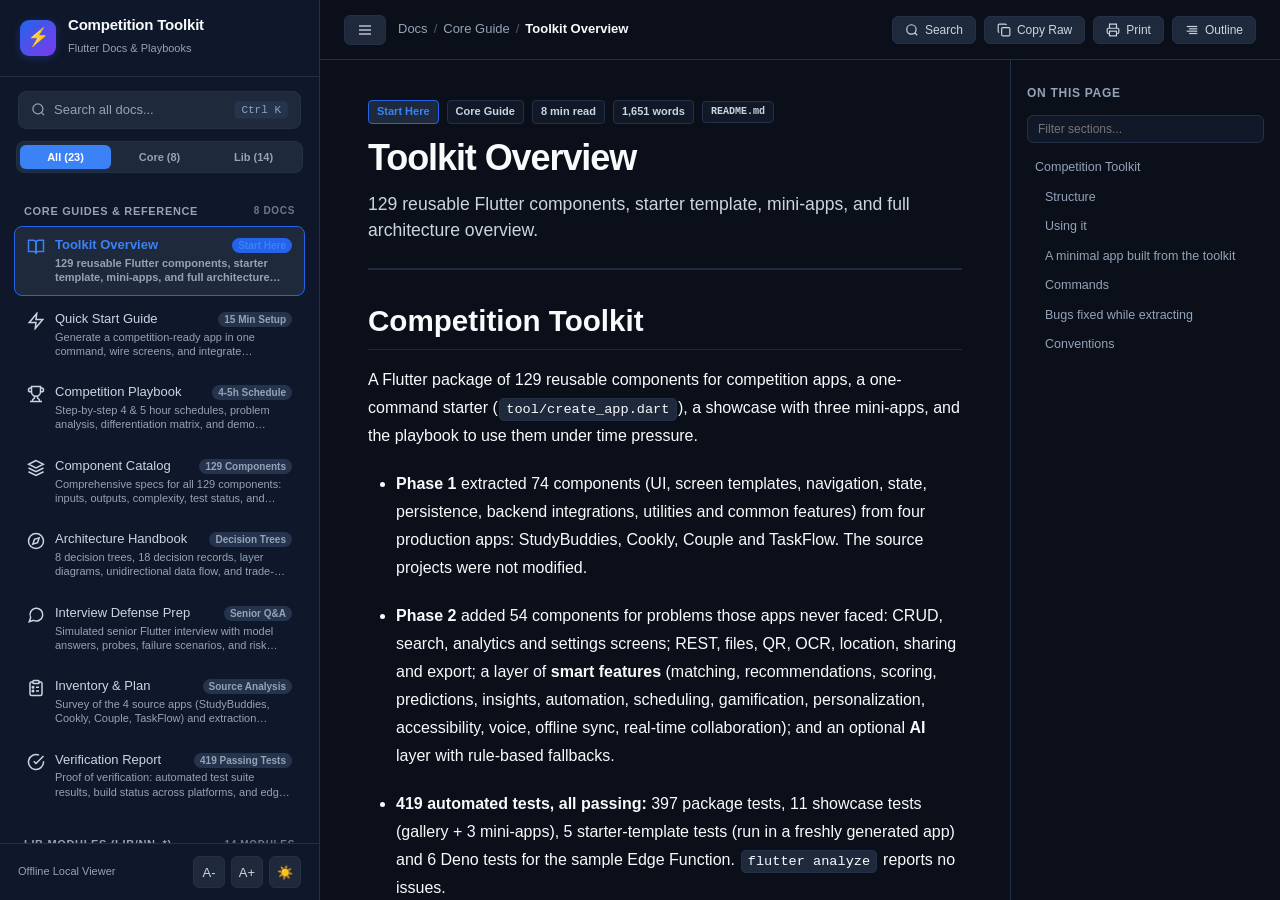
<file: docs_viewer/index.html>
<!DOCTYPE html>
<html lang="en" data-theme="dark">
<head>
  <meta charset="UTF-8">
  <meta name="viewport" content="width=device-width, initial-scale=1.0">
  <title>Flutter Competition Toolkit - Documentation Hub</title>
  
  <!-- Highlight.js Theme -->
  <link rel="stylesheet" href="assets/github-dark.min.css" id="highlightThemeLink">
  
  <!-- Custom Modern Stylesheet -->
  <link rel="stylesheet" href="style.css">
</head>
<body>

  <!-- Reading Progress Bar -->
  <div class="reading-progress-bar" id="readingProgressBar"></div>

  <div class="app-layout">
    
    <!-- LEFT SIDEBAR -->
    <aside class="sidebar" id="sidebar">
      
      <!-- Brand Header -->
      <div class="sidebar-header">
        <a href="#" class="brand">
          <div class="brand-icon">⚡</div>
          <div class="brand-text">
            <h1>Competition Toolkit</h1>
            <span>Flutter Docs & Playbooks</span>
          </div>
        </a>
      </div>

      <!-- Quick Search Trigger -->
      <button class="sidebar-search-btn" id="globalSearchTrigger" title="Search documentation (Ctrl+K)">
        <span style="display:flex;align-items:center;gap:8px;">
          <svg width="15" height="15" viewBox="0 0 24 24" fill="none" stroke="currentColor" stroke-width="2"><circle cx="11" cy="11" r="8"/><path d="m21 21-4.3-4.3"/></svg>
          Search all docs...
        </span>
        <span class="kbd-shortcut">Ctrl K</span>
      </button>

      <!-- Sidebar Tab Switcher -->
      <div class="sidebar-tabs" id="sidebarTabs">
        <button class="sidebar-tab active" data-tab="all">All (23)</button>
        <button class="sidebar-tab" data-tab="primary">Core (8)</button>
        <button class="sidebar-tab" data-tab="modules">Lib (14)</button>
      </div>

      <!-- Sidebar Scrollable Navigation -->
      <div class="sidebar-content">
        
        <!-- Primary 8 Documents Section -->
        <div id="sectionCoreDocs">
          <div class="nav-section-title">
            <span>Core Guides & Reference</span>
            <span style="font-size:10px;opacity:0.7;">8 Docs</span>
          </div>
          <nav class="nav-items-list" id="primaryNavList">
            <!-- Populated by app.js -->
          </nav>
        </div>

        <!-- Lib Modules (14) Section -->
        <div id="sectionLibModules" style="margin-top: 14px;">
          <div class="nav-section-title">
            <span>Lib Modules (lib/NN_*)</span>
            <span style="font-size:10px;opacity:0.7;">14 Modules</span>
          </div>
          <nav class="nav-items-list" id="moduleNavList">
            <!-- Populated by app.js -->
          </nav>
        </div>

        <!-- Examples / Showcase Section -->
        <div id="sectionShowcase" style="margin-top: 14px;">
          <div class="nav-section-title">
            <span>Showcase & Demos</span>
            <span style="font-size:10px;opacity:0.7;">1 App</span>
          </div>
          <nav class="nav-items-list" id="showcaseNavList">
            <!-- Populated by app.js -->
          </nav>
        </div>

      </div>

      <!-- Sidebar Footer -->
      <div class="sidebar-footer">
        <div style="font-size:11px;color:var(--text-muted);">
          Offline Local Viewer
        </div>
        <div class="footer-btn-group">
          <button class="tool-btn" id="fontSmallerBtn" title="Decrease font size">A-</button>
          <button class="tool-btn" id="fontBiggerBtn" title="Increase font size">A+</button>
          <button class="tool-btn" id="themeToggleBtn" title="Toggle theme">☀️</button>
        </div>
      </div>

    </aside>

    <!-- MAIN READING VIEW -->
    <main class="main-wrapper">
      
      <!-- Top Bar -->
      <header class="topbar">
        
        <div class="topbar-left">
          <!-- Mobile Sidebar Toggle -->
          <button class="action-btn sidebar-toggle-btn" id="sidebarToggleBtn" title="Toggle Navigation">
            <svg width="16" height="16" viewBox="0 0 24 24" fill="none" stroke="currentColor" stroke-width="2"><line x1="3" y1="12" x2="21" y2="12"/><line x1="3" y1="6" x2="21" y2="6"/><line x1="3" y1="18" x2="21" y2="18"/></svg>
          </button>

          <!-- Breadcrumbs -->
          <div class="breadcrumbs">
            <span>Docs</span>
            <span class="crumb-sep">/</span>
            <span id="crumbDocCategory">Core Guides</span>
            <span class="crumb-sep">/</span>
            <span class="crumb-current" id="crumbDocTitle">Overview</span>
          </div>
        </div>

        <div class="topbar-right">
          <!-- Search Button -->
          <button class="action-btn" id="searchModalBtn" title="Search all documents (Ctrl+K)">
            <svg width="14" height="14" viewBox="0 0 24 24" fill="none" stroke="currentColor" stroke-width="2"><circle cx="11" cy="11" r="8"/><path d="m21 21-4.3-4.3"/></svg>
            <span>Search</span>
          </button>

          <!-- Copy Raw Markdown -->
          <button class="action-btn" id="copyRawDocBtn" title="Copy entire raw markdown to clipboard">
            <svg width="14" height="14" viewBox="0 0 24 24" fill="none" stroke="currentColor" stroke-width="2"><rect width="14" height="14" x="8" y="8" rx="2" ry="2"/><path d="M4 16c-1.1 0-2-.9-2-2V4c0-1.1.9-2 2-2h10c1.1 0 2 .9 2 2"/></svg>
            <span>Copy Raw</span>
          </button>

          <!-- Print / PDF -->
          <button class="action-btn" id="printDocBtn" title="Print or save as PDF">
            <svg width="14" height="14" viewBox="0 0 24 24" fill="none" stroke="currentColor" stroke-width="2"><polyline points="6 9 6 2 18 2 18 9"/><path d="M6 18H4a2 2 0 0 1-2-2v-5a2 2 0 0 1 2-2h16a2 2 0 0 1 2 2v5a2 2 0 0 1-2 2h-2"/><rect width="12" height="8" x="6" y="14"/></svg>
            <span>Print</span>
          </button>

          <!-- Toggle TOC Sidebar -->
          <button class="action-btn" id="tocToggleBtn" title="Toggle Table of Contents sidebar">
            <svg width="14" height="14" viewBox="0 0 24 24" fill="none" stroke="currentColor" stroke-width="2"><line x1="21" y1="10" x2="7" y2="10"/><line x1="21" y1="6" x2="3" y2="6"/><line x1="21" y1="14" x2="3" y2="14"/><line x1="21" y1="18" x2="7" y2="18"/></svg>
            <span>Outline</span>
          </button>
        </div>

      </header>

      <!-- Content Layout Area -->
      <div class="content-layout">
        
        <!-- Document Content Article -->
        <article class="article-container" id="articleContainer">
          <div class="article-inner">
            
            <!-- Document Meta Header Banner -->
            <header class="doc-header-banner">
              <div class="doc-meta-tags">
                <span class="doc-badge primary" id="docHeaderBadge">Start Here</span>
                <span class="doc-badge" id="docHeaderCategory">Core Guide</span>
                <span class="doc-badge" id="docHeaderReadTime">12 min read</span>
                <span class="doc-badge" id="docHeaderWords">2,500 words</span>
                <span class="doc-badge" style="font-family:var(--font-mono);font-size:10px;" id="docHeaderFile">README.md</span>
              </div>
              <h1 class="doc-title-main" id="docHeaderTitle">Project Overview</h1>
              <p class="doc-description" id="docHeaderDesc">Loading description...</p>
            </header>

            <!-- Rendered Markdown Body -->
            <div class="markdown-body" id="markdownContent">
              <!-- Rendered markdown inserted here -->
            </div>

          </div>
        </article>

        <!-- RIGHT SIDEBAR: TABLE OF CONTENTS -->
        <aside class="toc-sidebar" id="tocSidebar">
          <div class="toc-header">
            <span>On This Page</span>
          </div>

          <!-- TOC Search Filter -->
          <input type="text" class="toc-filter-input" id="tocFilterInput" placeholder="Filter sections...">

          <!-- Headings List -->
          <ul class="toc-list" id="tocList">
            <!-- Dynamic TOC headings inserted here -->
          </ul>
        </aside>

      </div>

    </main>

  </div>

  <!-- SEARCH MODAL (Ctrl+K) -->
  <div class="search-modal-backdrop" id="searchModalBackdrop">
    <div class="search-modal">
      <div class="search-input-wrapper">
        <svg width="20" height="20" viewBox="0 0 24 24" fill="none" stroke="currentColor" stroke-width="2" style="color:var(--text-muted);"><circle cx="11" cy="11" r="8"/><path d="m21 21-4.3-4.3"/></svg>
        <input type="text" id="globalSearchInput" placeholder="Search across all 8 documents and modules..." autocomplete="off">
        <span class="kbd-shortcut">ESC</span>
      </div>
      
      <div class="search-results" id="searchResults">
        <!-- Results populated dynamically -->
      </div>
      
      <div class="search-modal-footer">
        <span>Tip: Type any keyword, component name, or architecture term</span>
        <span>Navigation: Click or Enter</span>
      </div>
    </div>
  </div>

  <!-- Toast Notification Element -->
  <div class="toast-notice" id="toastNotice"></div>

  <!-- Vendor Scripts -->
  <script src="assets/marked.min.js"></script>
  <script src="assets/highlight.min.js"></script>
  <script src="assets/dart.min.js"></script>
  <script src="assets/yaml.min.js"></script>

  <!-- Pre-compiled Documentation Data (enables zero-setup direct file:// opening) -->
  <script src="docs_data.js"></script>

  <!-- Application Logic -->
  <script src="app.js"></script>

</body>
</html>
</file>
<file: docs_viewer/style.css>
/* Modern Local Markdown Viewer Styling */
:root {
  --font-sans: -apple-system, BlinkMacSystemFont, "Segoe UI", Roboto, "Helvetica Neue", Arial, sans-serif;
  --font-mono: "Cascadia Code", "JetBrains Mono", "Fira Code", Consolas, "Courier New", monospace;
  
  /* Light Theme */
  --bg-primary: #ffffff;
  --bg-secondary: #f8fafc;
  --bg-sidebar: #f1f5f9;
  --bg-card: #ffffff;
  --bg-code: #f1f5f9;
  --bg-hover: #e2e8f0;
  --border-color: #e2e8f0;
  --border-subtle: #edf2f7;
  
  --text-primary: #0f172a;
  --text-secondary: #475569;
  --text-muted: #64748b;
  --text-inverted: #ffffff;
  
  --accent-primary: #2563eb;
  --accent-primary-hover: #1d4ed8;
  --accent-subtle: #eff6ff;
  --accent-border: #bfdbfe;
  
  --badge-official-bg: #dbeafe;
  --badge-official-text: #1e40af;
  --badge-toolkit-bg: #dcfce7;
  --badge-toolkit-text: #166534;
  --badge-pref-bg: #fef3c7;
  --badge-pref-text: #92400e;
  --badge-risk-high-bg: #fee2e2;
  --badge-risk-high-text: #991b1b;
  
  --table-stripe: #f8fafc;
  --table-border: #e2e8f0;
  --table-hover: #f1f5f9;
  
  --sidebar-width: 320px;
  --toc-width: 270px;
  --header-height: 60px;
  --content-max-width: 900px;
  
  --shadow-sm: 0 1px 2px 0 rgb(0 0 0 / 0.05);
  --shadow-md: 0 4px 6px -1px rgb(0 0 0 / 0.1), 0 2px 4px -2px rgb(0 0 0 / 0.1);
  --shadow-lg: 0 10px 15px -3px rgb(0 0 0 / 0.1), 0 4px 6px -4px rgb(0 0 0 / 0.1);
}

[data-theme="dark"] {
  --bg-primary: #0b0f19;
  --bg-secondary: #111827;
  --bg-sidebar: #0f172a;
  --bg-card: #1e293b;
  --bg-code: #1e293b;
  --bg-hover: #26334d;
  --border-color: #243047;
  --border-subtle: #1e293b;
  
  --text-primary: #f8fafc;
  --text-secondary: #cbd5e1;
  --text-muted: #94a3b8;
  --text-inverted: #0f172a;
  
  --accent-primary: #3b82f6;
  --accent-primary-hover: #60a5fa;
  --accent-subtle: #1e293b;
  --accent-border: #2563eb;
  
  --badge-official-bg: #1e3a8a;
  --badge-official-text: #bfdbfe;
  --badge-toolkit-bg: #064e3b;
  --badge-toolkit-text: #a7f3d0;
  --badge-pref-bg: #78350f;
  --badge-pref-text: #fde68a;
  --badge-risk-high-bg: #7f1d1d;
  --badge-risk-high-text: #fecaca;
  
  --table-stripe: #151d30;
  --table-border: #243047;
  --table-hover: #1e293b;
}

* {
  box-sizing: border-box;
  margin: 0;
  padding: 0;
}

html {
  font-size: 16px;
  scroll-behavior: smooth;
}

body {
  font-family: var(--font-sans);
  background-color: var(--bg-primary);
  color: var(--text-primary);
  line-height: 1.6;
  overflow-x: hidden;
  height: 100vh;
  display: flex;
  flex-direction: column;
}

/* Scrollbars */
::-webkit-scrollbar {
  width: 7px;
  height: 7px;
}
::-webkit-scrollbar-track {
  background: transparent;
}
::-webkit-scrollbar-thumb {
  background: var(--text-muted);
  opacity: 0.3;
  border-radius: 4px;
}
::-webkit-scrollbar-thumb:hover {
  background: var(--text-secondary);
}

/* App Container */
.app-layout {
  display: flex;
  height: 100vh;
  width: 100vw;
  overflow: hidden;
  position: relative;
}

/* --- SIDEBAR --- */
.sidebar {
  width: var(--sidebar-width);
  background: var(--bg-sidebar);
  border-right: 1px solid var(--border-color);
  display: flex;
  flex-direction: column;
  flex-shrink: 0;
  z-index: 40;
  transition: transform 0.25s ease;
}

.sidebar-header {
  padding: 16px 20px;
  border-bottom: 1px solid var(--border-color);
  display: flex;
  align-items: center;
  justify-content: space-between;
}

.brand {
  display: flex;
  align-items: center;
  gap: 12px;
  text-decoration: none;
  color: var(--text-primary);
}

.brand-icon {
  width: 36px;
  height: 36px;
  border-radius: 9px;
  background: linear-gradient(135deg, #2563eb, #7c3aed);
  display: flex;
  align-items: center;
  justify-content: center;
  color: #fff;
  font-weight: bold;
  font-size: 18px;
  box-shadow: 0 2px 8px rgba(37, 99, 235, 0.3);
}

.brand-text h1 {
  font-size: 15px;
  font-weight: 700;
  letter-spacing: -0.2px;
  line-height: 1.2;
}

.brand-text span {
  font-size: 11px;
  color: var(--text-muted);
  font-weight: 500;
}

.sidebar-search-btn {
  margin: 14px 18px 8px 18px;
  padding: 9px 12px;
  background: var(--bg-card);
  border: 1px solid var(--border-color);
  border-radius: 8px;
  color: var(--text-muted);
  display: flex;
  align-items: center;
  justify-content: space-between;
  font-size: 13px;
  cursor: pointer;
  transition: all 0.15s ease;
}

.sidebar-search-btn:hover {
  border-color: var(--accent-primary);
  color: var(--text-primary);
  box-shadow: var(--shadow-sm);
}

.kbd-shortcut {
  font-size: 11px;
  background: var(--bg-hover);
  padding: 2px 6px;
  border-radius: 4px;
  border: 1px solid var(--border-color);
  font-family: var(--font-mono);
}

/* Sidebar Tab Switcher */
.sidebar-tabs {
  display: flex;
  margin: 4px 16px 8px 16px;
  background: var(--bg-card);
  border: 1px solid var(--border-color);
  border-radius: 8px;
  padding: 3px;
  gap: 3px;
}

.sidebar-tab {
  flex: 1;
  background: transparent;
  border: none;
  font-size: 11px;
  font-weight: 600;
  color: var(--text-muted);
  padding: 6px 2px;
  border-radius: 6px;
  cursor: pointer;
  transition: all 0.15s;
  text-align: center;
}

.sidebar-tab:hover {
  color: var(--text-primary);
}

.sidebar-tab.active {
  background: var(--accent-primary);
  color: #ffffff;
  box-shadow: 0 1px 3px rgba(37, 99, 235, 0.3);
}

/* Module Number Chip */
.mod-num-chip {
  display: inline-flex;
  align-items: center;
  justify-content: center;
  width: 24px;
  height: 24px;
  border-radius: 6px;
  background: var(--accent-subtle);
  color: var(--accent-primary);
  font-family: var(--font-mono);
  font-size: 11px;
  font-weight: 700;
  border: 1px solid var(--accent-border);
  flex-shrink: 0;
  margin-top: 1px;
}
.nav-item.active .mod-num-chip {
  background: var(--accent-primary);
  color: #ffffff;
  border-color: var(--accent-primary);
}

.sidebar-content {
  flex: 1;
  overflow-y: auto;
  padding: 10px 14px 20px 14px;
}

.nav-section-title {
  font-size: 11px;
  font-weight: 700;
  text-transform: uppercase;
  letter-spacing: 0.06em;
  color: var(--text-muted);
  padding: 12px 10px 6px 10px;
  display: flex;
  align-items: center;
  justify-content: space-between;
}

.nav-items-list {
  display: flex;
  flex-direction: column;
  gap: 4px;
}

.nav-item {
  display: flex;
  align-items: flex-start;
  gap: 10px;
  padding: 10px 12px;
  border-radius: 8px;
  text-decoration: none;
  color: var(--text-secondary);
  border: 1px solid transparent;
  transition: all 0.15s ease;
  cursor: pointer;
  user-select: none;
}

.nav-item:hover {
  background: var(--bg-hover);
  color: var(--text-primary);
}

.nav-item.active {
  background: var(--accent-subtle);
  border-color: var(--accent-border);
  color: var(--accent-primary);
  font-weight: 600;
}

.nav-item-icon {
  font-size: 16px;
  margin-top: 1px;
  flex-shrink: 0;
}

.nav-item-info {
  flex: 1;
  min-width: 0;
}

.nav-item-title {
  font-size: 13px;
  line-height: 1.3;
  white-space: nowrap;
  overflow: hidden;
  text-overflow: ellipsis;
  display: flex;
  align-items: center;
  justify-content: space-between;
}

.nav-badge {
  font-size: 10px;
  font-weight: 600;
  padding: 1px 6px;
  border-radius: 9999px;
  background: var(--bg-hover);
  color: var(--text-muted);
  flex-shrink: 0;
  margin-left: 6px;
}

.nav-item.active .nav-badge {
  background: var(--accent-border);
  color: var(--accent-primary);
}

.nav-item-desc {
  font-size: 11px;
  color: var(--text-muted);
  line-height: 1.3;
  margin-top: 2px;
  display: -webkit-box;
  -webkit-line-clamp: 2;
  -webkit-box-orient: vertical;
  overflow: hidden;
}

/* Secondary Module Accordion */
.accordion-toggle {
  width: 100%;
  display: flex;
  align-items: center;
  justify-content: space-between;
  background: none;
  border: none;
  cursor: pointer;
  padding: 12px 10px 6px 10px;
  font-size: 11px;
  font-weight: 700;
  text-transform: uppercase;
  letter-spacing: 0.06em;
  color: var(--text-muted);
}
.accordion-toggle:hover {
  color: var(--text-primary);
}
.accordion-icon {
  transition: transform 0.2s ease;
}
.accordion-toggle.open .accordion-icon {
  transform: rotate(90deg);
}

.accordion-body {
  display: none;
  flex-direction: column;
  gap: 2px;
}
.accordion-body.open {
  display: flex;
}

.module-nav-item {
  padding: 6px 10px 6px 28px;
  font-size: 12px;
  border-radius: 6px;
  color: var(--text-muted);
  text-decoration: none;
  display: flex;
  align-items: center;
  justify-content: space-between;
  cursor: pointer;
}
.module-nav-item:hover {
  color: var(--text-primary);
  background: var(--bg-hover);
}
.module-nav-item.active {
  color: var(--accent-primary);
  font-weight: 600;
  background: var(--accent-subtle);
}

/* Sidebar Footer */
.sidebar-footer {
  padding: 12px 18px;
  border-top: 1px solid var(--border-color);
  display: flex;
  align-items: center;
  justify-content: space-between;
  background: var(--bg-sidebar);
}

.footer-btn-group {
  display: flex;
  gap: 6px;
}

.tool-btn {
  background: var(--bg-card);
  border: 1px solid var(--border-color);
  color: var(--text-secondary);
  border-radius: 6px;
  width: 32px;
  height: 32px;
  display: inline-flex;
  align-items: center;
  justify-content: center;
  cursor: pointer;
  transition: all 0.15s;
  font-size: 13px;
}
.tool-btn:hover {
  background: var(--bg-hover);
  color: var(--text-primary);
  border-color: var(--text-muted);
}

/* --- MAIN CONTENT AREA --- */
.main-wrapper {
  flex: 1;
  display: flex;
  flex-direction: column;
  height: 100vh;
  overflow: hidden;
  position: relative;
  background: var(--bg-primary);
}

/* Top Progress Bar */
.reading-progress-bar {
  position: absolute;
  top: 0;
  left: 0;
  height: 3px;
  background: linear-gradient(90deg, var(--accent-primary), #8b5cf6);
  width: 0%;
  z-index: 50;
  transition: width 0.1s;
}

/* Top Navigation Bar */
.topbar {
  height: var(--header-height);
  border-bottom: 1px solid var(--border-color);
  display: flex;
  align-items: center;
  justify-content: space-between;
  padding: 0 24px;
  background: var(--bg-primary);
  flex-shrink: 0;
  z-index: 30;
}

.topbar-left {
  display: flex;
  align-items: center;
  gap: 12px;
}

.sidebar-toggle-btn {
  display: none;
}

.breadcrumbs {
  display: flex;
  align-items: center;
  gap: 6px;
  font-size: 13px;
  color: var(--text-muted);
}
.breadcrumbs .crumb-sep {
  opacity: 0.5;
}
.breadcrumbs .crumb-current {
  color: var(--text-primary);
  font-weight: 600;
}

.topbar-right {
  display: flex;
  align-items: center;
  gap: 8px;
}

.action-btn {
  display: flex;
  align-items: center;
  gap: 6px;
  padding: 6px 12px;
  border-radius: 6px;
  font-size: 12px;
  font-weight: 500;
  border: 1px solid var(--border-color);
  background: var(--bg-card);
  color: var(--text-secondary);
  cursor: pointer;
  transition: all 0.15s;
}
.action-btn:hover {
  background: var(--bg-hover);
  color: var(--text-primary);
}

/* Content Container */
.content-layout {
  display: flex;
  flex: 1;
  overflow: hidden;
  position: relative;
}

.article-container {
  flex: 1;
  overflow-y: auto;
  padding: 40px 48px 100px 48px;
  display: flex;
  justify-content: center;
  scroll-behavior: smooth;
}

.article-inner {
  width: 100%;
  max-width: var(--content-max-width);
}

/* Document Header Banner */
.doc-header-banner {
  padding-bottom: 24px;
  margin-bottom: 32px;
  border-bottom: 2px solid var(--border-subtle);
}

.doc-meta-tags {
  display: flex;
  flex-wrap: wrap;
  gap: 8px;
  margin-bottom: 12px;
  align-items: center;
}

.doc-badge {
  display: inline-flex;
  align-items: center;
  gap: 4px;
  font-size: 11px;
  font-weight: 600;
  padding: 2px 8px;
  border-radius: 4px;
  background: var(--bg-secondary);
  border: 1px solid var(--border-color);
  color: var(--text-secondary);
}

.doc-badge.primary {
  background: var(--accent-subtle);
  border-color: var(--accent-border);
  color: var(--accent-primary);
}

.doc-title-main {
  font-size: 2.25rem;
  font-weight: 800;
  letter-spacing: -0.03em;
  color: var(--text-primary);
  line-height: 1.2;
  margin-bottom: 12px;
}

.doc-description {
  font-size: 1.1rem;
  color: var(--text-secondary);
  line-height: 1.5;
}

/* Markdown Render Styling */
.markdown-body {
  font-size: 1rem;
  line-height: 1.75;
  color: var(--text-primary);
}

.markdown-body h1,
.markdown-body h2,
.markdown-body h3,
.markdown-body h4,
.markdown-body h5,
.markdown-body h6 {
  color: var(--text-primary);
  font-weight: 700;
  line-height: 1.3;
  margin-top: 2rem;
  margin-bottom: 1rem;
  scroll-margin-top: 80px;
  position: relative;
}

.markdown-body h1 {
  font-size: 1.85rem;
  padding-bottom: 0.3em;
  border-bottom: 1px solid var(--border-subtle);
}

.markdown-body h2 {
  font-size: 1.45rem;
  padding-bottom: 0.25em;
  border-bottom: 1px solid var(--border-subtle);
}

.markdown-body h3 {
  font-size: 1.2rem;
}

.markdown-body h4 {
  font-size: 1.05rem;
}

.markdown-body p {
  margin-bottom: 1.25rem;
}

.markdown-body hr {
  height: 2px;
  padding: 0;
  margin: 2.5rem 0;
  background-color: var(--border-color);
  border: 0;
}

.markdown-body blockquote {
  padding: 12px 18px;
  margin: 1.25rem 0;
  color: var(--text-secondary);
  border-left: 4px solid var(--accent-primary);
  background-color: var(--bg-secondary);
  border-radius: 0 8px 8px 0;
}

.markdown-body ul,
.markdown-body ol {
  padding-left: 1.75rem;
  margin-bottom: 1.25rem;
}

.markdown-body li {
  margin-bottom: 0.4rem;
}

.markdown-body li > ul,
.markdown-body li > ol {
  margin-top: 0.4rem;
  margin-bottom: 0;
}

/* Links */
.markdown-body a {
  color: var(--accent-primary);
  text-decoration: underline;
  text-decoration-thickness: 1px;
  text-underline-offset: 3px;
  transition: color 0.15s;
}
.markdown-body a:hover {
  color: var(--accent-primary-hover);
  text-decoration-thickness: 2px;
}

.markdown-body a.doc-link {
  background: var(--accent-subtle);
  border: 1px solid var(--accent-border);
  padding: 1px 6px;
  border-radius: 4px;
  text-decoration: none;
  font-weight: 500;
  font-size: 0.95em;
  display: inline-flex;
  align-items: center;
  gap: 3px;
}
.markdown-body a.doc-link:hover {
  background: var(--accent-border);
}

/* Inline Code */
.markdown-body code:not(pre code) {
  padding: 0.2em 0.45em;
  margin: 0 0.1em;
  font-size: 85%;
  font-family: var(--font-mono);
  background-color: var(--bg-code);
  color: var(--text-primary);
  border-radius: 5px;
  border: 1px solid var(--border-color);
}

/* Code Blocks & Monospace Diagrams */
.code-block-wrapper {
  position: relative;
  margin: 1.5rem 0;
  border-radius: 8px;
  overflow: hidden;
  border: 1px solid var(--border-color);
  background: var(--bg-code);
  box-shadow: var(--shadow-sm);
}

.code-block-header {
  display: flex;
  align-items: center;
  justify-content: space-between;
  padding: 6px 14px;
  background: var(--bg-hover);
  border-bottom: 1px solid var(--border-color);
  font-size: 11px;
  font-weight: 600;
  color: var(--text-muted);
  user-select: none;
}

.code-lang-label {
  text-transform: uppercase;
  letter-spacing: 0.05em;
}

.copy-code-btn {
  background: transparent;
  border: none;
  color: var(--text-muted);
  cursor: pointer;
  padding: 3px 8px;
  border-radius: 4px;
  font-size: 11px;
  display: flex;
  align-items: center;
  gap: 4px;
  transition: all 0.15s;
}
.copy-code-btn:hover {
  background: var(--bg-card);
  color: var(--text-primary);
}

.markdown-body pre {
  margin: 0;
  padding: 14px 18px;
  overflow-x: auto;
  font-family: var(--font-mono);
  font-size: 13.5px;
  line-height: 1.6;
  tab-size: 2;
}

.markdown-body pre code {
  font-family: inherit;
  font-size: inherit;
  background: transparent;
  padding: 0;
  border: none;
  color: inherit;
}

/* ASCII Box Diagrams (e.g. in ARCHITECTURE_HANDBOOK) */
.ascii-diagram-wrapper {
  background: var(--bg-secondary);
  border: 1px solid var(--border-color);
  border-radius: 8px;
  padding: 16px 20px;
  margin: 1.5rem 0;
  overflow-x: auto;
}
.ascii-diagram-wrapper pre {
  margin: 0;
  padding: 0;
  font-family: var(--font-mono);
  font-size: 13px;
  line-height: 1.28;
  letter-spacing: 0;
  color: var(--text-primary);
}

/* Tables */
.table-wrapper {
  margin: 1.75rem 0;
  overflow-x: auto;
  border-radius: 8px;
  border: 1px solid var(--table-border);
  box-shadow: var(--shadow-sm);
}

.markdown-body table {
  width: 100%;
  border-collapse: collapse;
  font-size: 13.5px;
  text-align: left;
}

.markdown-body th {
  background-color: var(--bg-secondary);
  color: var(--text-primary);
  font-weight: 600;
  padding: 10px 14px;
  border-bottom: 2px solid var(--table-border);
  white-space: nowrap;
}

.markdown-body td {
  padding: 10px 14px;
  border-bottom: 1px solid var(--table-border);
  color: var(--text-secondary);
  vertical-align: top;
}

.markdown-body tr:nth-child(even) td {
  background-color: var(--table-stripe);
}

.markdown-body tr:hover td {
  background-color: var(--table-hover);
}

/* Badges, Tags & Custom Chips */
.pill-badge {
  display: inline-block;
  padding: 1px 7px;
  border-radius: 12px;
  font-size: 11px;
  font-weight: 600;
  letter-spacing: 0.02em;
  margin-right: 4px;
  vertical-align: middle;
}
.pill-official {
  background: var(--badge-official-bg);
  color: var(--badge-official-text);
}
.pill-toolkit {
  background: var(--badge-toolkit-bg);
  color: var(--badge-toolkit-text);
}
.pill-preference {
  background: var(--badge-pref-bg);
  color: var(--badge-pref-text);
}
.pill-risk-high {
  background: var(--badge-risk-high-bg);
  color: var(--badge-risk-high-text);
}

/* Interview Prep Cards */
.interview-q-card {
  border: 1px solid var(--border-color);
  background: var(--bg-card);
  border-radius: 10px;
  padding: 20px 24px;
  margin: 1.75rem 0;
  box-shadow: var(--shadow-sm);
}

/* Checkboxes */
.task-list-item {
  list-style-type: none;
  margin-left: -1.25rem;
  display: flex;
  align-items: center;
  gap: 8px;
}
.task-list-item input[type="checkbox"] {
  width: 16px;
  height: 16px;
  accent-color: var(--accent-primary);
  cursor: pointer;
}

/* --- RIGHT SIDEBAR: TABLE OF CONTENTS --- */
.toc-sidebar {
  width: var(--toc-width);
  border-left: 1px solid var(--border-color);
  display: flex;
  flex-direction: column;
  background: var(--bg-primary);
  flex-shrink: 0;
  padding: 24px 16px;
  overflow-y: auto;
}

.toc-header {
  font-size: 12px;
  font-weight: 700;
  text-transform: uppercase;
  letter-spacing: 0.06em;
  color: var(--text-muted);
  margin-bottom: 12px;
  display: flex;
  align-items: center;
  justify-content: space-between;
}

.toc-filter-input {
  width: 100%;
  padding: 6px 10px;
  border-radius: 6px;
  border: 1px solid var(--border-color);
  background: var(--bg-secondary);
  color: var(--text-primary);
  font-size: 12px;
  margin-bottom: 12px;
  outline: none;
}
.toc-filter-input:focus {
  border-color: var(--accent-primary);
}

.toc-list {
  list-style: none;
  display: flex;
  flex-direction: column;
  gap: 4px;
}

.toc-item {
  font-size: 12.5px;
  line-height: 1.4;
}

.toc-item a {
  display: block;
  padding: 4px 8px;
  border-radius: 5px;
  color: var(--text-muted);
  text-decoration: none;
  transition: all 0.15s;
  overflow: hidden;
  text-overflow: ellipsis;
  white-space: nowrap;
}

.toc-item a:hover {
  color: var(--text-primary);
  background: var(--bg-hover);
}

.toc-item.active a {
  color: var(--accent-primary);
  font-weight: 600;
  background: var(--accent-subtle);
  border-left: 2px solid var(--accent-primary);
}

.toc-level-2 {
  padding-left: 10px;
}
.toc-level-3 {
  padding-left: 20px;
  font-size: 11.5px;
}

/* --- SEARCH MODAL (Ctrl+K) --- */
.search-modal-backdrop {
  position: fixed;
  inset: 0;
  background: rgba(0, 0, 0, 0.5);
  backdrop-filter: blur(2px);
  z-index: 100;
  display: none;
  align-items: flex-start;
  justify-content: center;
  padding-top: 12vh;
}
.search-modal-backdrop.open {
  display: flex;
}

.search-modal {
  width: 90%;
  max-width: 640px;
  background: var(--bg-card);
  border: 1px solid var(--border-color);
  border-radius: 12px;
  box-shadow: var(--shadow-lg);
  overflow: hidden;
  display: flex;
  flex-direction: column;
  max-height: 75vh;
  animation: modalSlide 0.2s cubic-bezier(0.16, 1, 0.3, 1);
}

@keyframes modalSlide {
  from { opacity: 0; transform: translateY(-10px) scale(0.98); }
  to { opacity: 1; transform: translateY(0) scale(1); }
}

.search-input-wrapper {
  padding: 16px 20px;
  border-bottom: 1px solid var(--border-color);
  display: flex;
  align-items: center;
  gap: 12px;
  background: var(--bg-card);
}

.search-input-wrapper input {
  flex: 1;
  background: transparent;
  border: none;
  font-size: 16px;
  color: var(--text-primary);
  outline: none;
  font-family: inherit;
}

.search-results {
  flex: 1;
  overflow-y: auto;
  padding: 12px;
  display: flex;
  flex-direction: column;
  gap: 6px;
}

.search-result-item {
  padding: 10px 14px;
  border-radius: 8px;
  cursor: pointer;
  border: 1px solid transparent;
  transition: all 0.15s;
}
.search-result-item:hover,
.search-result-item.selected {
  background: var(--bg-hover);
  border-color: var(--border-color);
}

.search-result-header {
  display: flex;
  align-items: center;
  justify-content: space-between;
  margin-bottom: 4px;
}

.search-result-doc {
  font-size: 11px;
  font-weight: 700;
  color: var(--accent-primary);
  text-transform: uppercase;
}

.search-result-title {
  font-size: 14px;
  font-weight: 600;
  color: var(--text-primary);
}

.search-result-snippet {
  font-size: 12px;
  color: var(--text-secondary);
  line-height: 1.4;
  overflow: hidden;
  text-overflow: ellipsis;
  display: -webkit-box;
  -webkit-line-clamp: 2;
  -webkit-box-orient: vertical;
}

.search-highlight {
  background: #fef08a;
  color: #854d0e;
  font-weight: 600;
  border-radius: 2px;
  padding: 0 2px;
}
[data-theme="dark"] .search-highlight {
  background: #854d0e;
  color: #fef08a;
}

.search-modal-footer {
  padding: 10px 18px;
  border-top: 1px solid var(--border-color);
  background: var(--bg-secondary);
  font-size: 11px;
  color: var(--text-muted);
  display: flex;
  align-items: center;
  justify-content: space-between;
}

/* Toast Notification */
.toast-notice {
  position: fixed;
  bottom: 24px;
  right: 24px;
  background: var(--text-primary);
  color: var(--bg-primary);
  padding: 10px 18px;
  border-radius: 8px;
  font-size: 13px;
  font-weight: 500;
  box-shadow: var(--shadow-lg);
  z-index: 1000;
  transform: translateY(100px);
  opacity: 0;
  transition: all 0.25s cubic-bezier(0.16, 1, 0.3, 1);
  pointer-events: none;
}
.toast-notice.show {
  transform: translateY(0);
  opacity: 1;
}

/* Responsive */
@media (max-width: 1200px) {
  .toc-sidebar {
    display: none;
  }
}

@media (max-width: 860px) {
  .sidebar {
    position: fixed;
    top: 0;
    bottom: 0;
    left: 0;
    transform: translateX(-100%);
    box-shadow: var(--shadow-lg);
  }
  .sidebar.open {
    transform: translateX(0);
  }
  .sidebar-toggle-btn {
    display: inline-flex;
  }
  .article-container {
    padding: 24px 20px 80px 20px;
  }
}

/* Print styling */
@media print {
  .sidebar, .topbar, .toc-sidebar, .reading-progress-bar, .search-modal-backdrop, .toast-notice {
    display: none !important;
  }
  .main-wrapper, .content-layout, .article-container {
    height: auto !important;
    overflow: visible !important;
    padding: 0 !important;
  }
  .markdown-body {
    font-size: 11pt;
    line-height: 1.4;
  }
  .code-block-wrapper, table {
    break-inside: avoid;
  }
}
</file>
<file: docs_viewer/assets/github-dark.min.css>
pre code.hljs{display:block;overflow-x:auto;padding:1em}code.hljs{padding:3px 5px}/*!
  Theme: GitHub Dark
  Description: Dark theme as seen on github.com
  Author: github.com
  Maintainer: @Hirse
  Updated: 2021-05-15

  Outdated base version: https://github.com/primer/github-syntax-dark
  Current colors taken from GitHub's CSS
*/.hljs{color:#c9d1d9;background:#0d1117}.hljs-doctag,.hljs-keyword,.hljs-meta .hljs-keyword,.hljs-template-tag,.hljs-template-variable,.hljs-type,.hljs-variable.language_{color:#ff7b72}.hljs-title,.hljs-title.class_,.hljs-title.class_.inherited__,.hljs-title.function_{color:#d2a8ff}.hljs-attr,.hljs-attribute,.hljs-literal,.hljs-meta,.hljs-number,.hljs-operator,.hljs-selector-attr,.hljs-selector-class,.hljs-selector-id,.hljs-variable{color:#79c0ff}.hljs-meta .hljs-string,.hljs-regexp,.hljs-string{color:#a5d6ff}.hljs-built_in,.hljs-symbol{color:#ffa657}.hljs-code,.hljs-comment,.hljs-formula{color:#8b949e}.hljs-name,.hljs-quote,.hljs-selector-pseudo,.hljs-selector-tag{color:#7ee787}.hljs-subst{color:#c9d1d9}.hljs-section{color:#1f6feb;font-weight:700}.hljs-bullet{color:#f2cc60}.hljs-emphasis{color:#c9d1d9;font-style:italic}.hljs-strong{color:#c9d1d9;font-weight:700}.hljs-addition{color:#aff5b4;background-color:#033a16}.hljs-deletion{color:#ffdcd7;background-color:#67060c}
</file>
